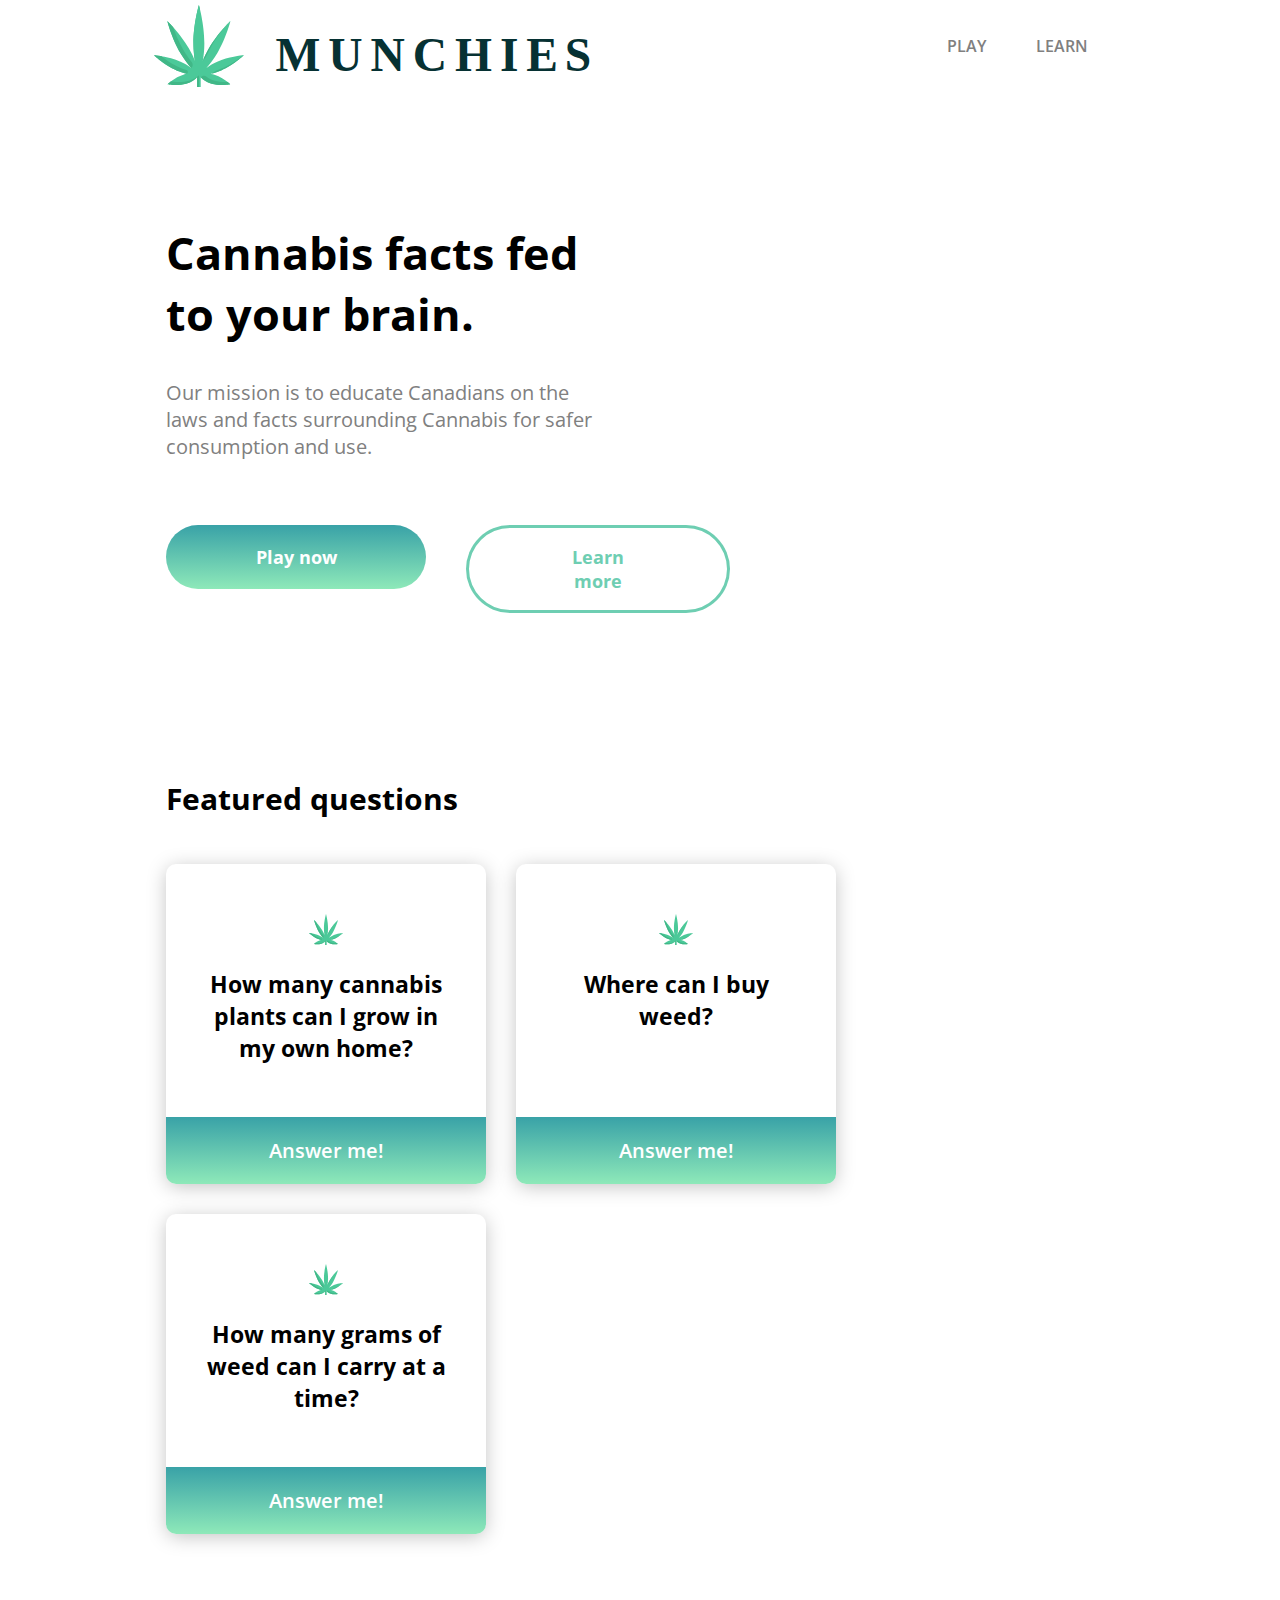
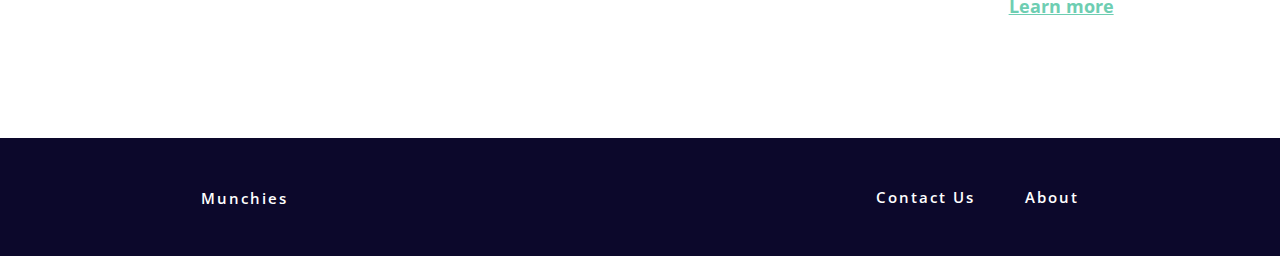
<file: index.html>
<!DOCTYPE html>
<html lang="en">
<head>
    <meta charset="UTF-8">
    <title>Munchies</title>
    <link rel="stylesheet" href="styles.css">
    <link href="https://fonts.googleapis.com/css?family=Open+Sans:300,300i,400,400i,600,600i,700,700i,800,800i" rel="stylesheet">
</head>
<body>

    <nav>
        <a href="index.html" class="logo"><img src="images/logo.svg"></a>
        <ul class="container">
            <li id="play"><a href="game.html">PLAY</a></li>
            <li id="learn"><a href="learn.html">LEARN</a></li>
        </ul>
    </nav>

    <div class="main">
        <div id="hero">
            <h1>Cannabis facts fed to your brain.</h1>
            <p>Our mission is to educate Canadians on the laws and facts surrounding Cannabis for safer consumption and use.</p>

            <div class="buttons">
                <a href="game.html"><div class="button primary">Play now</div></a>
                <a href="learn.html"><div class="button secondary">Learn more</div></a>
            </div>
        </div>

        <div class="feature">
            <h2>Featured questions</h2>
            <div class="questions">
                <div class="card">
                    <div class="three">
                        <img src="images/cannabis.svg" class="img">
                        <h3>How many cannabis plants can I grow in my own home?</h3>
                    </div>
                    <a href="q1.html">
                        <div class="answer">
                            Answer me!
                        </div>
                    </a>
                </div>

                <div class="card">
                    <div class="three">
                        <img src="images/cannabis.svg" class="img">
                        <h3>Where can I buy weed?</h3>
                    </div>
                    <a href="q2.html">
                        <div class="answer">
                            Answer me!
                        </div>
                    </a>
                </div>

                <div class="card">
                    <div class="three">
                        <img src="images/cannabis.svg" class="img">
                        <h3>How many grams of weed can I carry at a time?</h3>
                    </div>
                    <a href="q3.html">
                        <div class="answer">
                            Answer me!
                        </div>
                    </a>
                </div>
            </div>
            <div class="learn">
                <a href="learn.html">Learn more</a>
            </div>
        </div>
    </div>

    <div class="footer">
        <div class="bottom" id="pushdown">
            <a href="index.html">Munchies</a>
        </div>
        <div class="bottom">
            <ul class="container">
                <li id="contact"><a href="">Contact Us</a></li>
                <li id="about"><a href="">About</a></li>
            </ul>
        </div>
    </div>


</body>
</html>
</file>
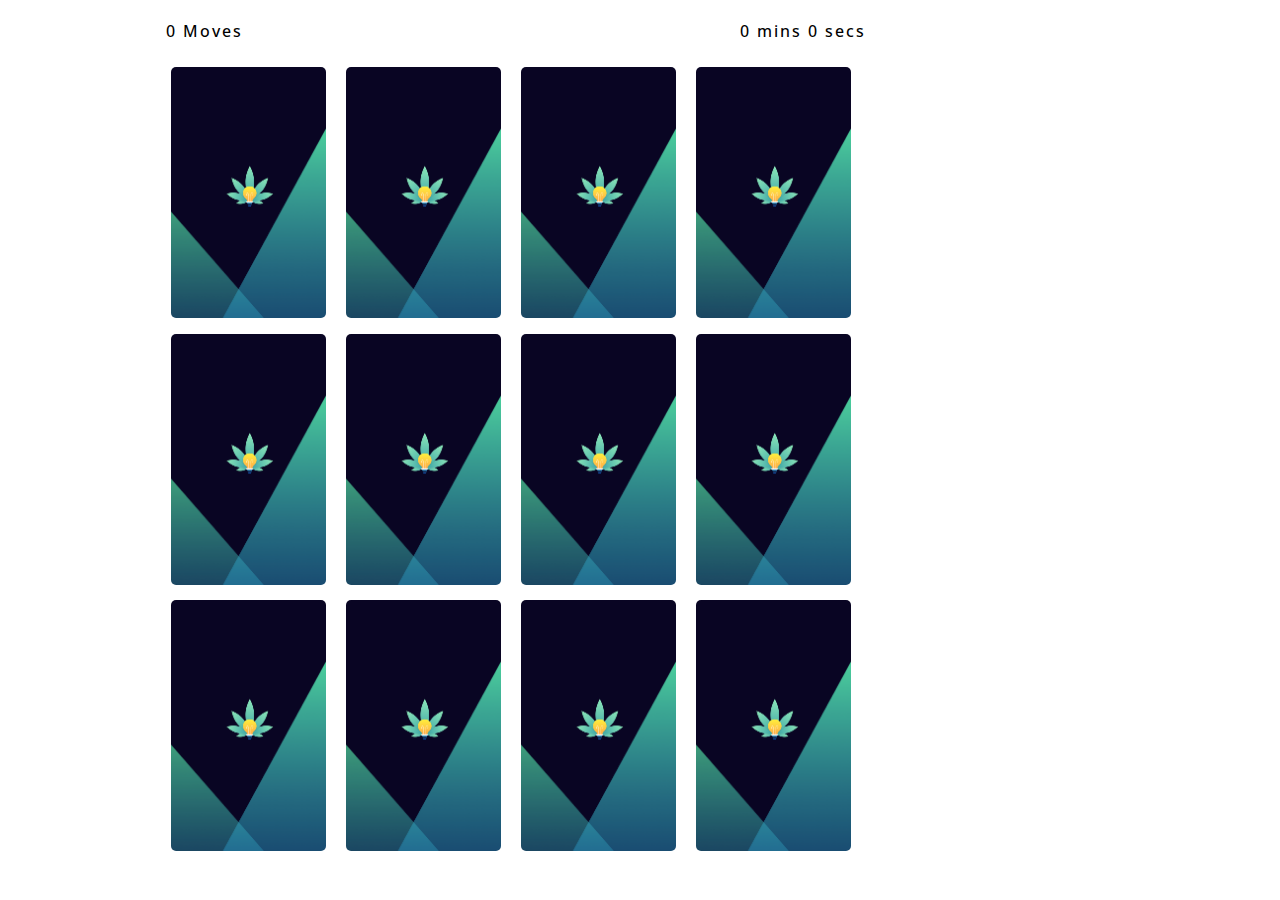
<file: game.html>
<!DOCTYPE html>
<html lang="en">
<head>
  <meta charset="UTF-8">
  <title>Munchies game</title>
  <link rel="stylesheet" href="css/games-styles.css" type=text/css>
  <link href="https://fonts.googleapis.com/css?family=Open+Sans:300,300i,400,400i,600,600i,700,700i,800,800i" rel="stylesheet">
</head>
<body>
	<section class="game">
		<section class="panel">
			<div><span class="moves">0</span> Moves</div>
			<div class="timer"></div>
		</section>
		<section class="card-game">
			<div class="card" data-framework="plant">
				<img class="front-card" src="img/card-back.png" alt="card-back">
				<img class="back-card" src="img/can-plant-q.png" alt="plant-q">
			</div>
			<div class="card" data-framework="plant">
				<img class="front-card" src="img/card-back.png" alt="card-back">
				<img class="back-card" src="img/can-plant-a.png" alt="plant-a">
			</div>
			<div class="card" data-framework="carry">
				<img class="front-card" src="img/card-back.png" alt="card-back">
				<img class="back-card" src="img/carry-q.png" alt="carry-q">
			</div>
			<div class="card" data-framework="carry">
				<img class="front-card" src="img/card-back.png" alt="card-back">
				<img class="back-card" src="img/carry-a.png" alt="carry-a">
			</div>
			<div class="card" data-framework="drive">
				<img class="front-card" src="img/card-back.png" alt="card-back">
				<img class="back-card" src="img/drive-q.png" alt="drive-q">
			</div>
			<div class="card" data-framework="drive">
				<img class="front-card" src="img/card-back.png" alt="card-back">
				<img class="back-card" src="img/drive-a.png" alt="drive-a">
			</div>
			<div class="card" data-framework="high">
				<img class="front-card" src="img/card-back.png" alt="card-back">
				<img class="back-card" src="img/high-q.png" alt="high-q">
			</div>
			<div class="card" data-framework="high">
				<img class="front-card" src="img/card-back.png" alt="card-back">
				<img class="back-card" src="img/high-a.png" alt="high-a">
			</div>
			<div class="card" data-framework="legal">
				<img class="front-card" src="img/card-back.png" alt="card-back">
				<img class="back-card" src="img/legal-age-q.png" alt="legal-age-q">
			</div>
			<div class="card" data-framework="legal">
				<img class="front-card" src="img/card-back.png" alt="card-back">
				<img class="back-card" src="img/legal-age-a.png" alt="legal-age-a">
			</div>
			<div class="card" data-framework="money">
				<img class="front-card" src="img/card-back.png" alt="card-back">
				<img class="back-card" src="img/money-q.png" alt="money-q">
			</div>
			<div class="card" data-framework="money">
				<img class="front-card" src="img/card-back.png" alt="card-back">
				<img class="back-card" src="img/money-a.png" alt="money-a">
			</div>
		</section>
	</section>
  	<script src="js/cardgame.js"></script>
</body>
</html>
</file>
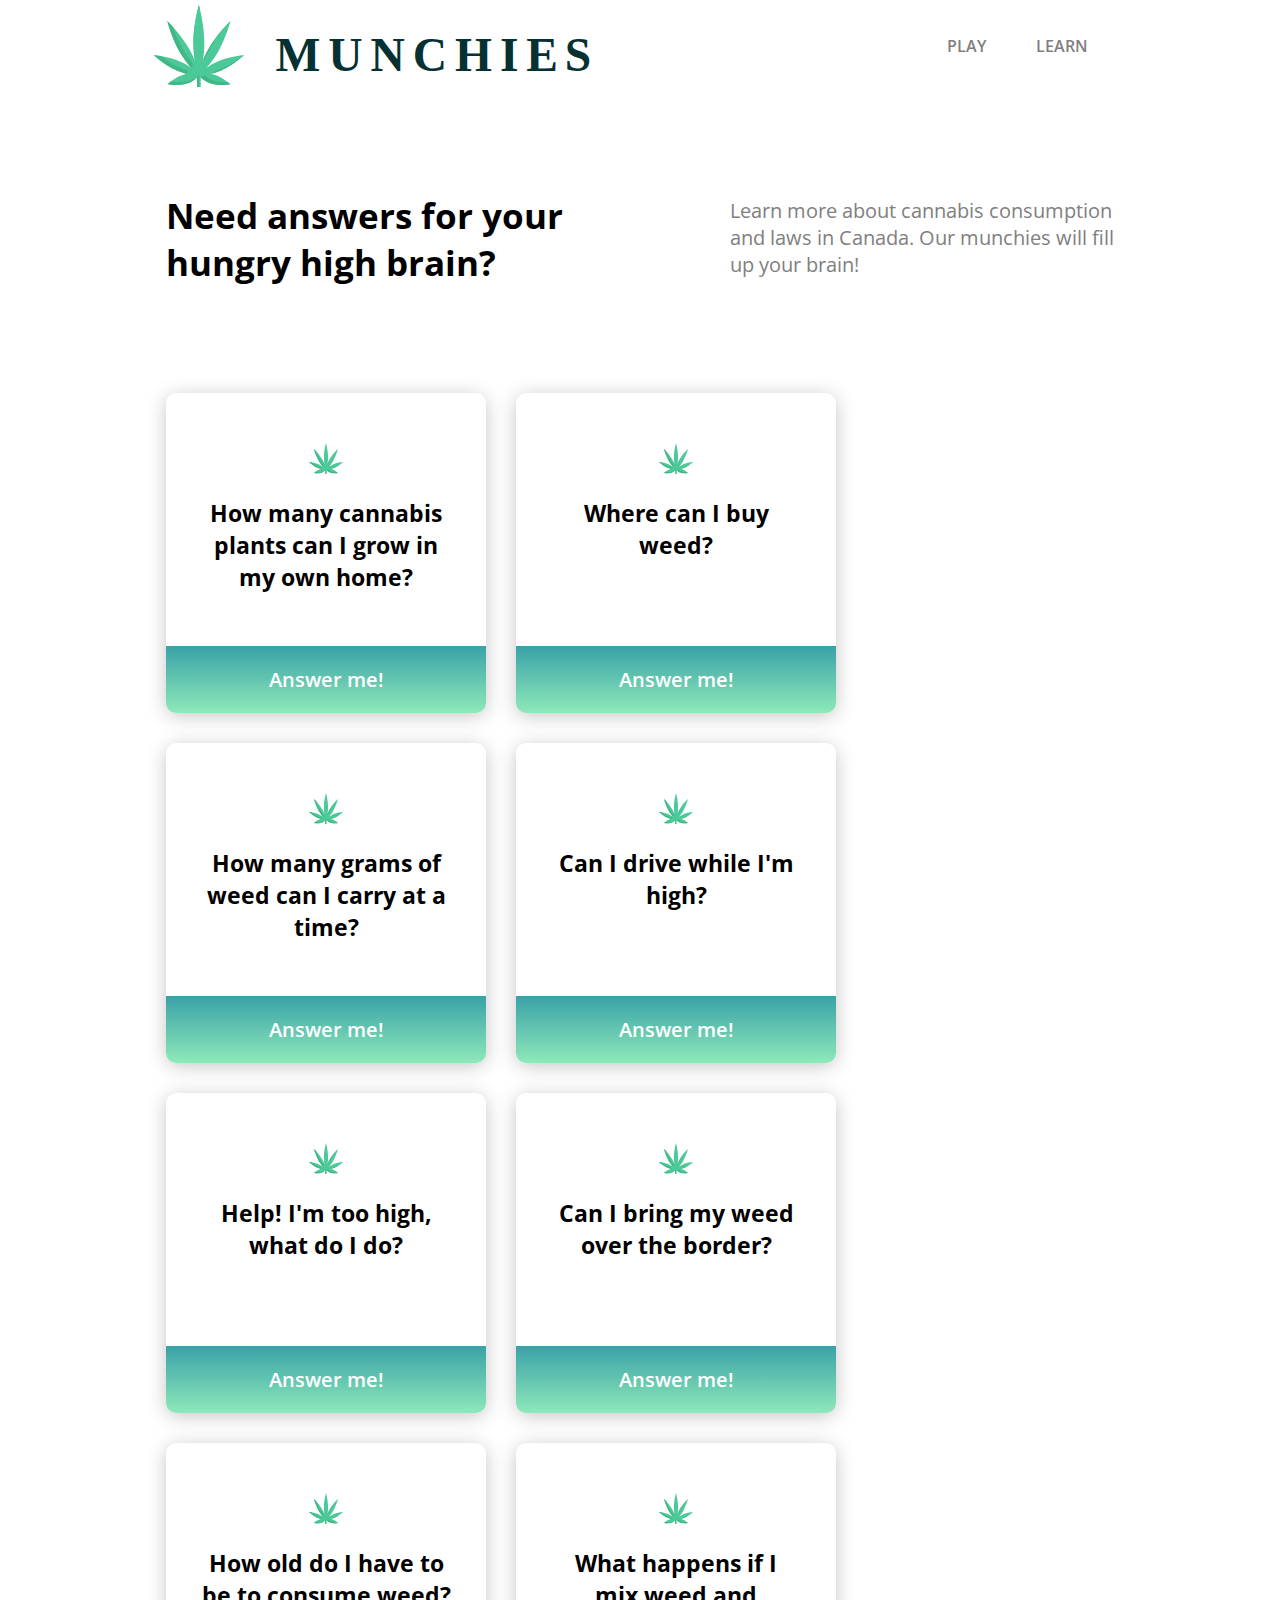
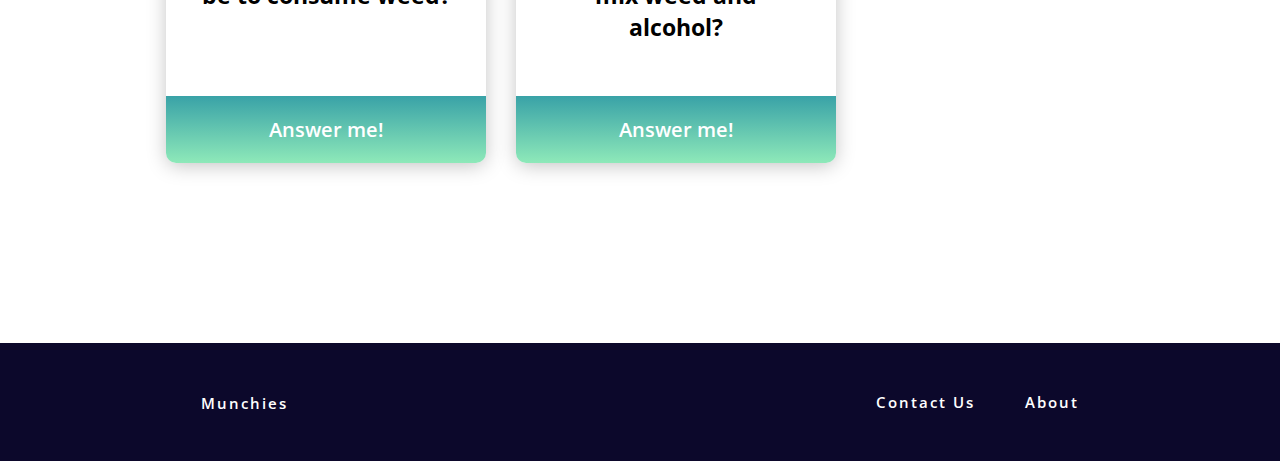
<file: learn.html>
<!DOCTYPE html>
<html lang="en">
<head>
    <meta charset="UTF-8">
    <title>Munchies - Learn More</title>
    <link rel="stylesheet" href="styles.css">
    <link href="https://fonts.googleapis.com/css?family=Open+Sans:300,300i,400,400i,600,600i,700,700i,800,800i" rel="stylesheet">
</head>
<body>
    <nav>
        <a href="index.html" class="logo"><img src="images/logo.svg"></a>
        <ul class="container">
            <li id="play"><a href="">PLAY</a></li>
            <li id="learn"><a href="">LEARN</a></li>
        </ul>
    </nav>


    <div class="main">

        <div class="banner">
            <div class="heading">
                <h1>Need answers for your hungry high brain?</h1>
            </div>
            <div class="desc">
                <p>Learn more about cannabis consumption and laws in Canada. Our munchies will fill up your brain!</p>
            </div>
        </div>




        <div class="feature">
            <div class="questions">

                <div class="card">
                    <div class="three">
                        <img src="images/cannabis.svg" class="img">
                        <h3>How many cannabis plants can I grow in my own home?</h3>
                    </div>
                    <a href="q1.html">
                        <div class="answer">
                            Answer me!
                        </div>
                    </a>
                </div>

                <div class="card">
                    <div class="three">
                        <img src="images/cannabis.svg" class="img">
                        <h3>Where can I buy weed?</h3>
                    </div>
                    <a href="q2.html">
                        <div class="answer">
                            Answer me!
                        </div>
                    </a>
                </div>

                <div class="card">
                    <div class="three">
                        <img src="images/cannabis.svg" class="img">
                        <h3>How many grams of weed can I carry at a time?</h3>
                    </div>
                    <a href="q3.html">
                        <div class="answer">
                            Answer me!
                        </div>
                    </a>
                </div>

                <div class="card">
                    <div class="three">
                        <img src="images/cannabis.svg" class="img">
                        <h3>Can I drive while I'm high?</h3>
                    </div>
                    <a href="q4.html">
                        <div class="answer">
                            Answer me!
                        </div>
                    </a>
                </div>

                <div class="card">
                    <div class="three">
                        <img src="images/cannabis.svg" class="img">
                        <h3>Help! I'm too high, what do I do?</h3>
                    </div>
                    <a href="q5.html">
                        <div class="answer">
                            Answer me!
                        </div>
                    </a>
                </div>

                <div class="card">
                    <div class="three">
                        <img src="images/cannabis.svg" class="img">
                        <h3>Can I bring my weed over the border?</h3>
                    </div>
                    <a href="q6.html">
                        <div class="answer">
                            Answer me!
                        </div>
                    </a>
                </div>

                <div class="card">
                    <div class="three">
                        <img src="images/cannabis.svg" class="img">
                        <h3>How old do I have to be to consume weed?</h3>
                    </div>
                    <a href="q7.html">
                        <div class="answer">
                            Answer me!
                        </div>
                    </a>
                </div>

                <div class="card">
                    <div class="three">
                        <img src="images/cannabis.svg" class="img">
                        <h3>What happens if I mix weed and alcohol?</h3>
                    </div>
                    <a href="q8.html">
                        <div class="answer">
                            Answer me!
                        </div>
                    </a>
                </div>

            </div>

        </div>

    </div>

    <div class="footer">
        <div class="bottom" id="pushdown">
            <a href="index.html">Munchies</a>
        </div>
        <div class="bottom">
            <ul class="container">
                <li id="contact"><a href="">Contact Us</a></li>
                <li id="about"><a href="">About</a></li>
            </ul>
        </div>
    </div>



</body>
</html>
</file>
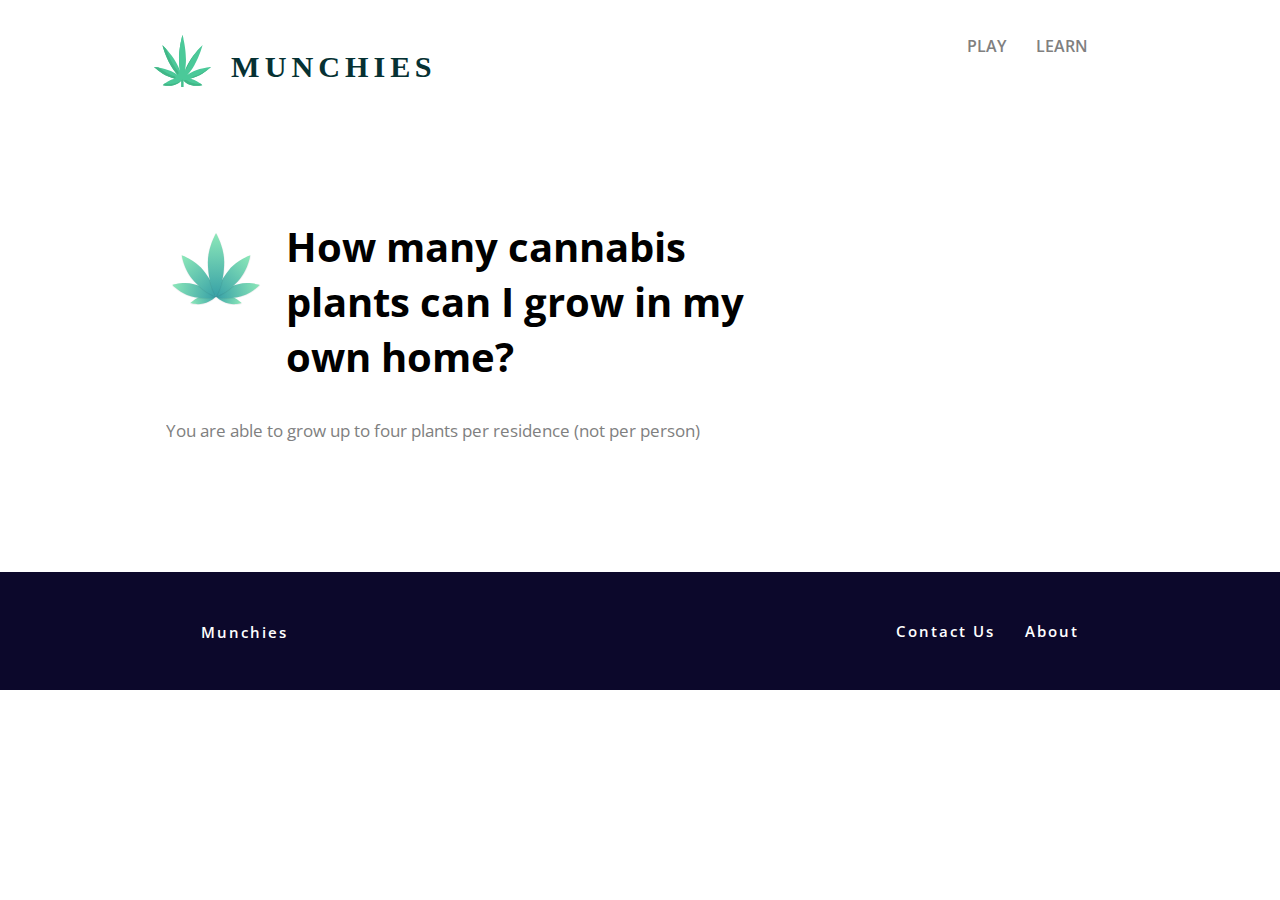
<file: q1.html>
<!DOCTYPE html>
<html lang="en">
<head>
    <meta charset="UTF-8">
    <title>Munchies</title>
    <link rel="stylesheet" href="about.css">
    <link href="https://fonts.googleapis.com/css?family=Open+Sans:300,300i,400,400i,600,600i,700,700i,800,800i" rel="stylesheet">
</head>
<body>

    <nav>
        <a href="index.html" class="logo"><img src="images/logo.svg"></a>
        <ul class="container">
            <li id="play"><a href="game.html">PLAY</a></li>
            <li id="learn"><a href="learn.html">LEARN</a></li>
        </ul>
    </nav>

    <div class="main">

        <div id="hero">



            <div class="title">
                <div class="avatar">
                    <img src="images/weed.svg">
                </div>
                <h1>How many cannabis plants can I grow in my own home?</h1>

                <p>
                    You are able to grow up to four plants per residence (not per person)
                </p>

            </div>

        </div>


    </div>

    <div class="footer">
        <div class="bottom" id="pushdown">
            <a href="">Munchies</a>
        </div>
        <div class="bottom">
            <ul class="container">
                <li id="contact"><a href="">Contact Us</a></li>
                <li id="about"><a href="">About</a></li>
            </ul>
        </div>
    </div>

</body>
</html>
</file>
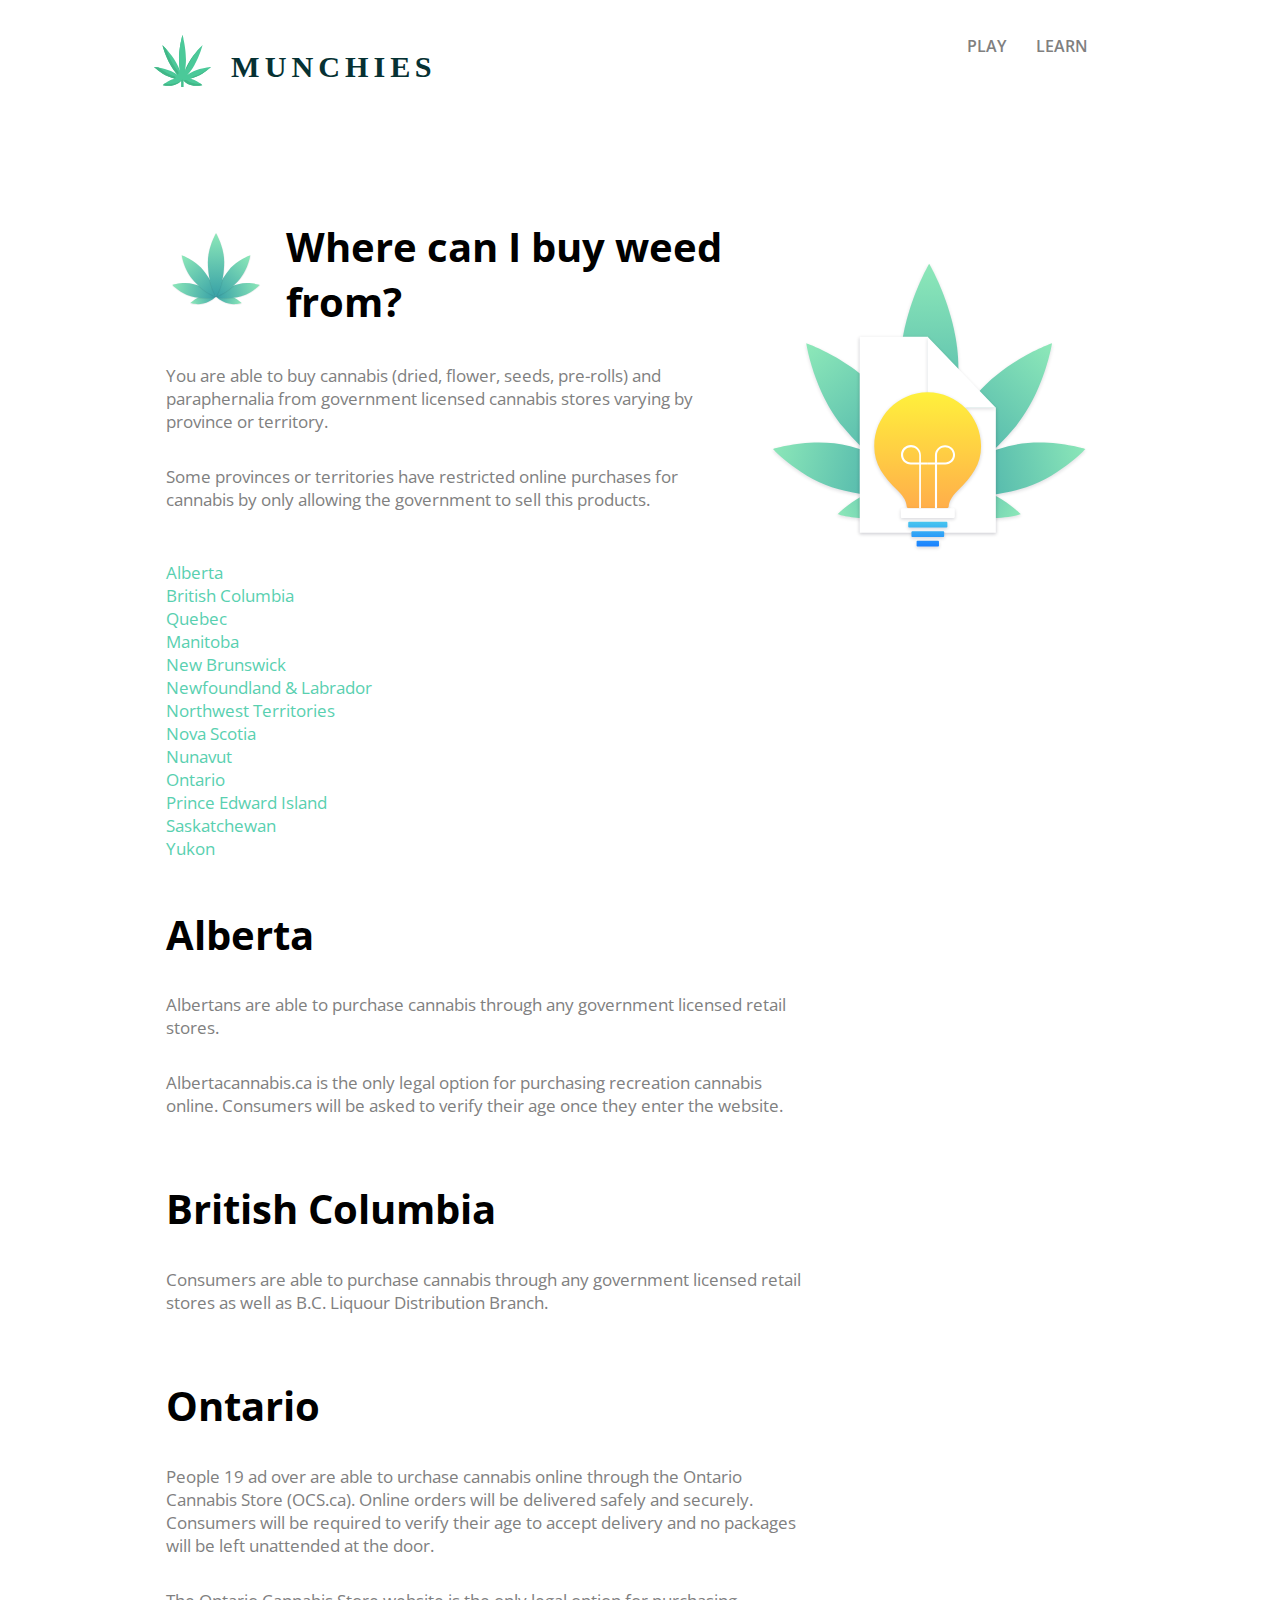
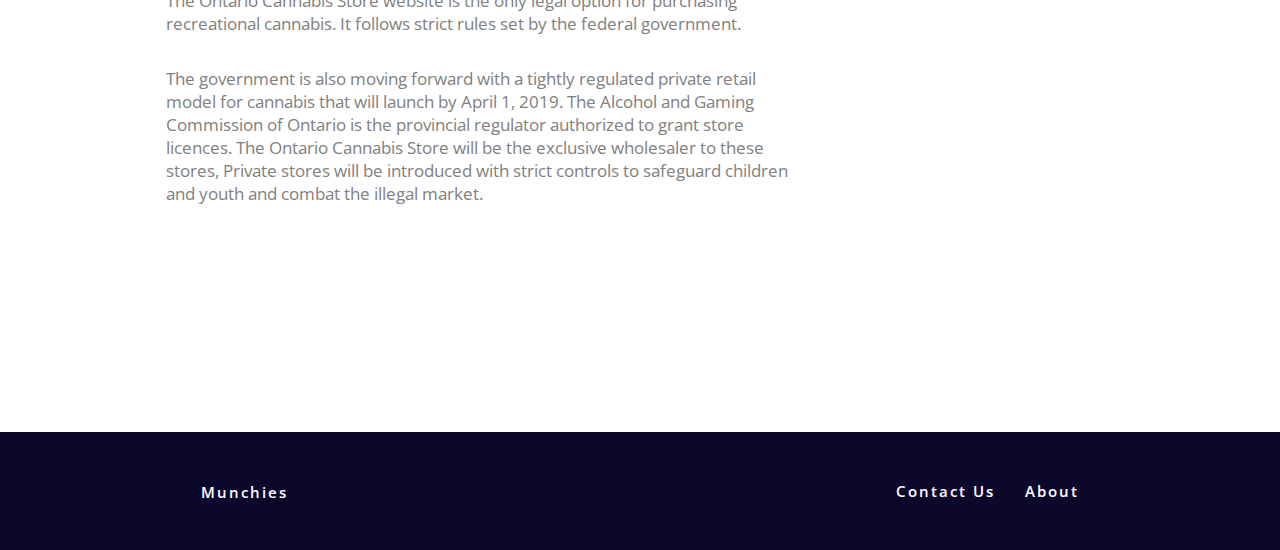
<file: q2.html>
<!DOCTYPE html>
<html lang="en">
<head>
    <meta charset="UTF-8">
    <title>Munchies</title>
    <link rel="stylesheet" href="about.css">
    <link href="https://fonts.googleapis.com/css?family=Open+Sans:300,300i,400,400i,600,600i,700,700i,800,800i" rel="stylesheet">
</head>
<body>

    <nav>
        <a href="index.html" class="logo"><img src="images/logo.svg"></a>
        <ul class="container">
            <li id="play"><a href="game.html">PLAY</a></li>
            <li id="learn"><a href="learn.html">LEARN</a></li>
        </ul>
    </nav>

    <div class="main">

        <div id="hero">

            <div id="side">
                <img src="images/lightbulb.svg" height="350px" width="350px">
            </div>

            <div class="title">
                <div class="avatar">
                    <img src="images/weed.svg">
                </div>
                <h1>Where can I buy weed from?</h1>

                <p>
                    You are able to buy cannabis (dried, flower, seeds, pre-rolls)
                    and paraphernalia from government licensed cannabis stores varying by
                    province or territory.
                </p>
                <p>
                    Some provinces or territories have restricted online purchases for
                    cannabis by only allowing the government to sell this products.
                </p>

            </div>

        </div>



            <div class="prov">
                <p>
                    Alberta <br>
                    British Columbia <br>
                    Quebec <br>
                    Manitoba <br>
                    New Brunswick <br>
                    Newfoundland & Labrador <br>
                    Northwest Territories <br>
                    Nova Scotia <br>
                    Nunavut <br>
                    Ontario <br>
                    Prince Edward Island <br>
                    Saskatchewan <br>
                    Yukon <br>
                </p>
            </div>
            <div class="separate">
                <div class="title">
                    <h1>Alberta</h1>
                </div>
                <p>
                    Albertans are able to purchase cannabis through any government
                    licensed retail stores.
                </p>
                <p>
                    Albertacannabis.ca is the only legal option for purchasing recreation
                    cannabis online. Consumers will be asked to verify their age once they
                    enter the website.
                </p>
            </div>

            <div class="separate">
                <div class="title" >
                    <h1>British Columbia</h1>
                </div>
                <p>
                    Consumers are able to purchase cannabis through any government licensed
                    retail stores as well as B.C. Liquour Distribution Branch.
                </p>
            </div>

            <div class="separate" id="pushup">
                <div class="title">
                    <h1>Ontario</h1>
                </div>
                <p>
                    People 19 ad over are able to urchase cannabis online through the
                    Ontario Cannabis Store (OCS.ca). Online orders will be delivered safely
                    and securely. Consumers will be required to verify their age to accept
                    delivery and no packages will be left unattended at the door.
                </p>
                <p>
                    The Ontario Cannabis Store website is the only legal option for
                    purchasing recreational cannabis. It follows strict rules set by the
                    federal government.
                </p>
                <p>
                    The government is also moving forward with a tightly regulated private
                    retail model for cannabis that will launch by April 1, 2019. The Alcohol
                    and Gaming Commission of Ontario is the provincial regulator authorized
                    to grant store licences. The Ontario Cannabis Store will be the exclusive
                    wholesaler to these stores, Private stores will be introduced with strict
                    controls to safeguard children and youth and combat the illegal market.
                </p>
           </div>

        </div>


    </div>

    <div class="footer">
        <div class="bottom" id="pushdown">
            <a href="">Munchies</a>
        </div>
        <div class="bottom">
            <ul class="container">
                <li id="contact"><a href="">Contact Us</a></li>
                <li id="about"><a href="">About</a></li>
            </ul>
        </div>
    </div>

</body>
</html>
</file>
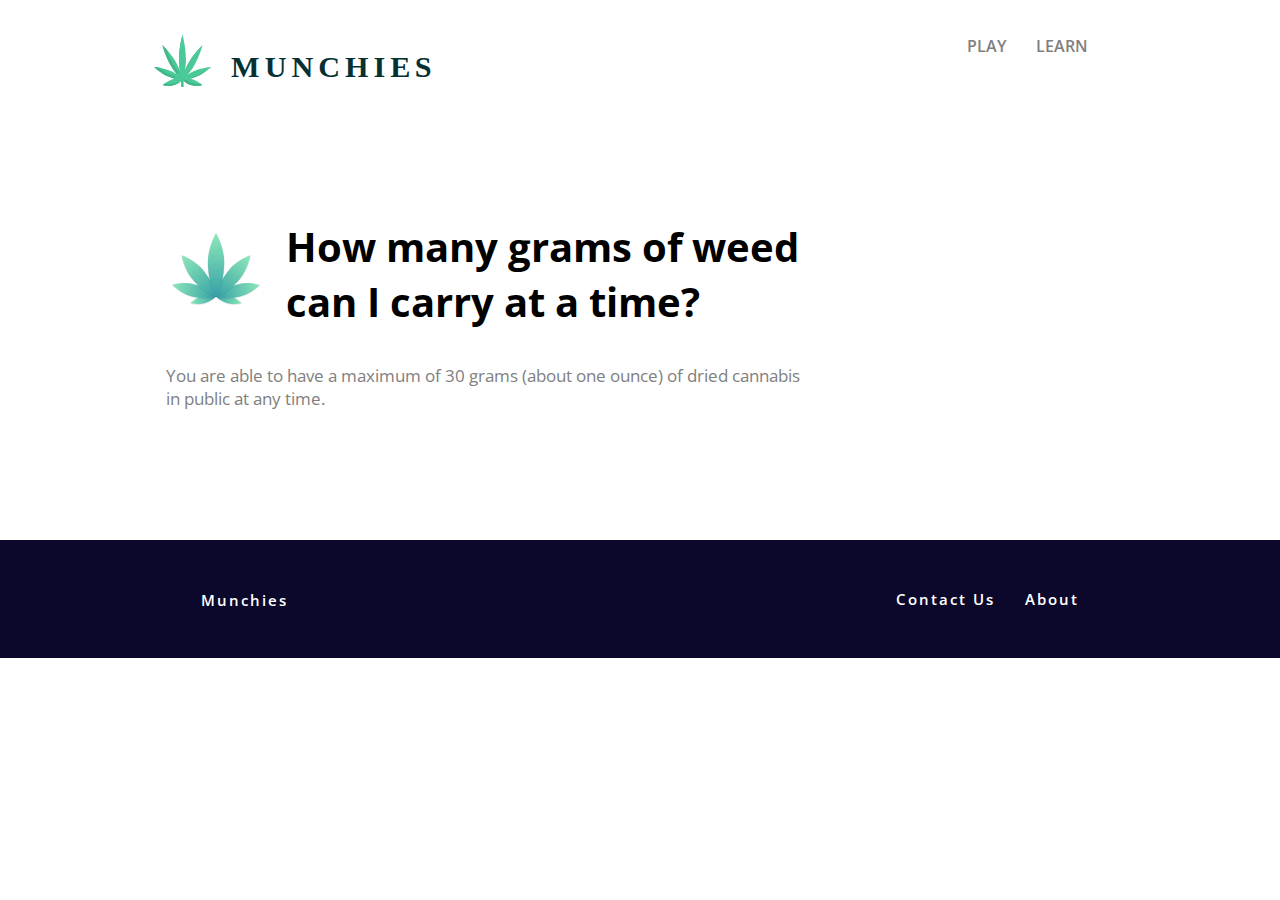
<file: q3.html>
<!DOCTYPE html>
<html lang="en">
<head>
    <meta charset="UTF-8">
    <title>Munchies</title>
    <link rel="stylesheet" href="about.css">
    <link href="https://fonts.googleapis.com/css?family=Open+Sans:300,300i,400,400i,600,600i,700,700i,800,800i" rel="stylesheet">
</head>
<body>

    <nav>
        <a href="index.html" class="logo"><img src="images/logo.svg"></a>
        <ul class="container">
            <li id="play"><a href="game.html">PLAY</a></li>
            <li id="learn"><a href="learn.html">LEARN</a></li>
        </ul>
    </nav>

    <div class="main">

        <div id="hero">



            <div class="title">
                <div class="avatar">
                    <img src="images/weed.svg">
                </div>
                <h1>How many grams of weed can I carry at a time?</h1>

                <p>
                    You are able to have a maximum of 30 grams (about one ounce) of dried cannabis in public at any time.
                </p>

            </div>

        </div>


    </div>

    <div class="footer">
        <div class="bottom" id="pushdown">
            <a href="">Munchies</a>
        </div>
        <div class="bottom">
            <ul class="container">
                <li id="contact"><a href="">Contact Us</a></li>
                <li id="about"><a href="">About</a></li>
            </ul>
        </div>
    </div>

</body>
</html>
</file>
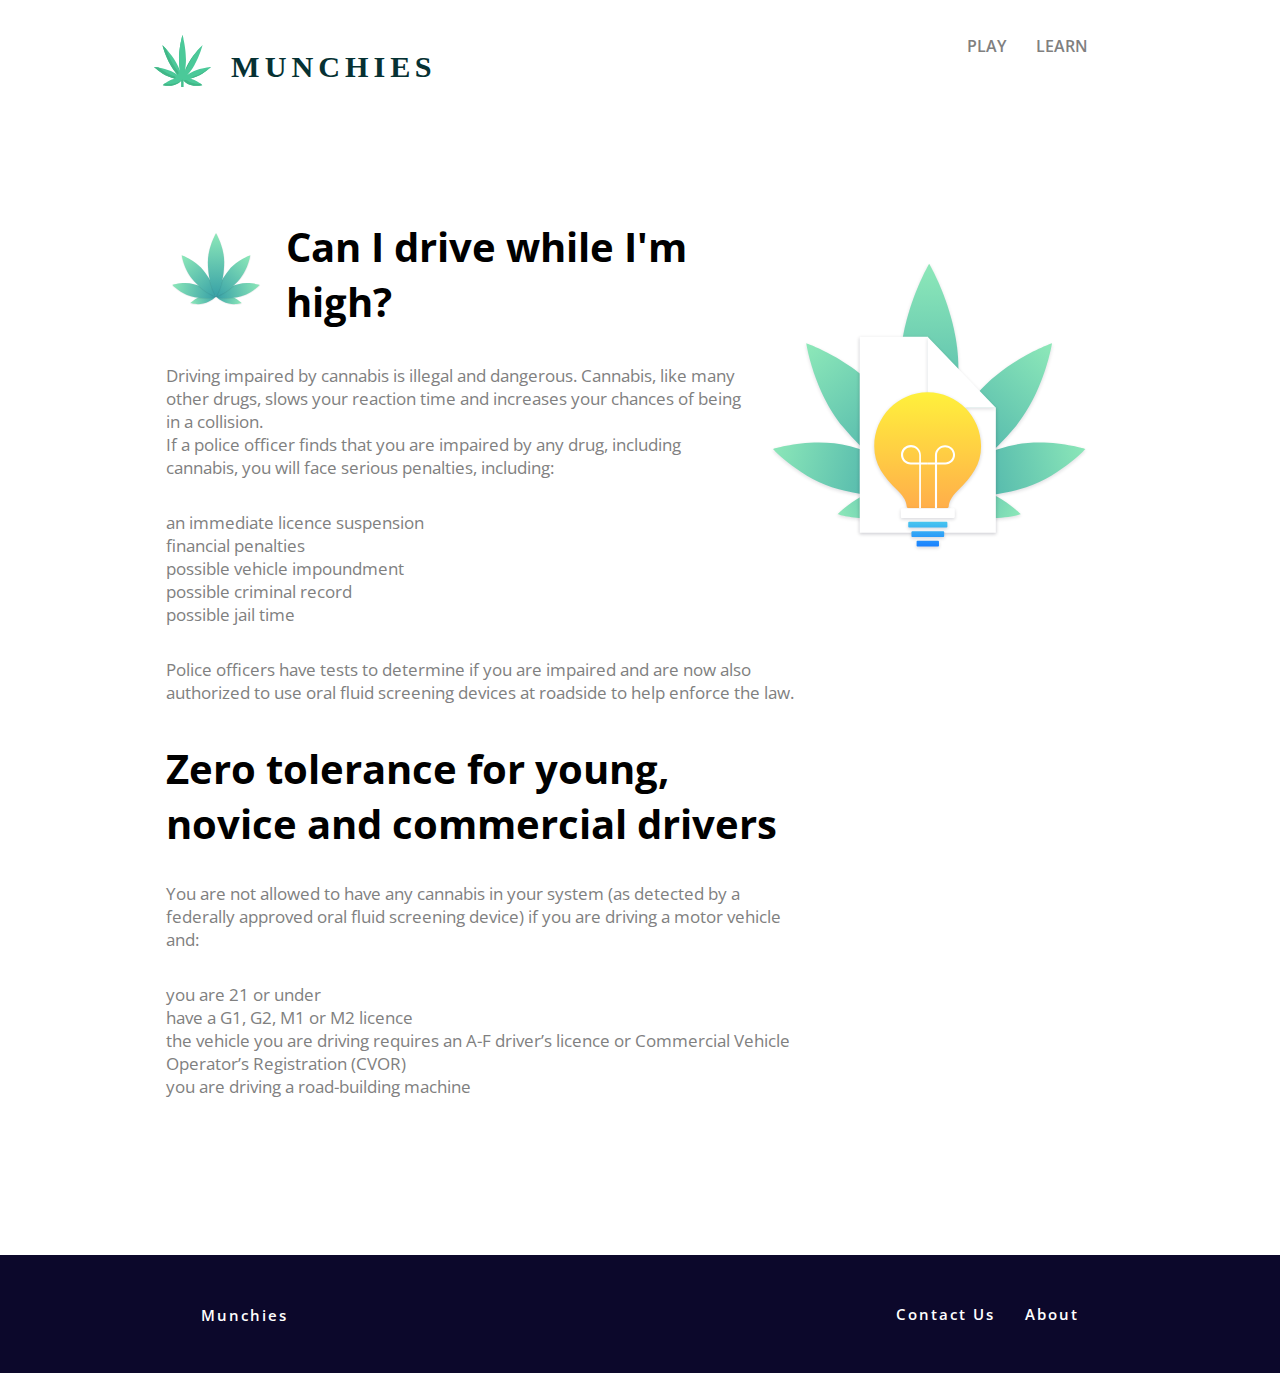
<file: q4.html>
<!DOCTYPE html>
<html lang="en">
<head>
    <meta charset="UTF-8">
    <title>Munchies</title>
    <link rel="stylesheet" href="about.css">
    <link href="https://fonts.googleapis.com/css?family=Open+Sans:300,300i,400,400i,600,600i,700,700i,800,800i" rel="stylesheet">
</head>
<body>

    <nav>
        <a href="index.html" class="logo"><img src="images/logo.svg"></a>
        <ul class="container">
            <li id="play"><a href="game.html">PLAY</a></li>
            <li id="learn"><a href="learn.html">LEARN</a></li>
        </ul>
    </nav>

    <div class="main">

        <div id="hero">

            <div id="side">
                <img src="images/lightbulb.svg" height="350px" width="350px">
            </div>

            <div class="title">
                <div class="avatar">
                    <img src="images/weed.svg">
                </div>
                <h1>Can I drive while I'm high?</h1>

                <p>
                    Driving impaired by cannabis is illegal and dangerous.
                    Cannabis, like many other drugs, slows your reaction time and increases your chances of being in a collision.
                    <br>
                    If a police officer finds that you are impaired by any drug, including cannabis,
                    you will face serious penalties, including:
                </p>
                <p>
                    an immediate licence suspension <br>
                    financial penalties<br>
                    possible vehicle impoundment<br>
                    possible criminal record<br>
                    possible jail time<br>

                </p>
                <p>
                    Police officers have tests to determine if you are impaired
                    and are now also authorized to use oral fluid screening devices
                    at roadside to help enforce the law.
                </p>

            </div>

        </div>


            <div class="separate">
                <div class="title">
                    <h1>Zero tolerance for young, novice and commercial drivers</h1>
                </div>
                <p>
                    You are not allowed to have any cannabis in your system
                    (as detected by a federally approved oral fluid screening device) if you are driving a motor vehicle and:
                </p>
                <p>
                    you are 21 or under <br>
                    have a G1, G2, M1 or M2 licence <br>
                    the vehicle you are driving requires an A-F driver’s licence or Commercial Vehicle Operator’s Registration (CVOR) <br>
                    you are driving a road-building machine <br>
                </p>
            </div>


        </div>


    </div>

    <div class="footer">
        <div class="bottom" id="pushdown">
            <a href="">Munchies</a>
        </div>
        <div class="bottom">
            <ul class="container">
                <li id="contact"><a href="">Contact Us</a></li>
                <li id="about"><a href="">About</a></li>
            </ul>
        </div>
    </div>

</body>
</html>
</file>
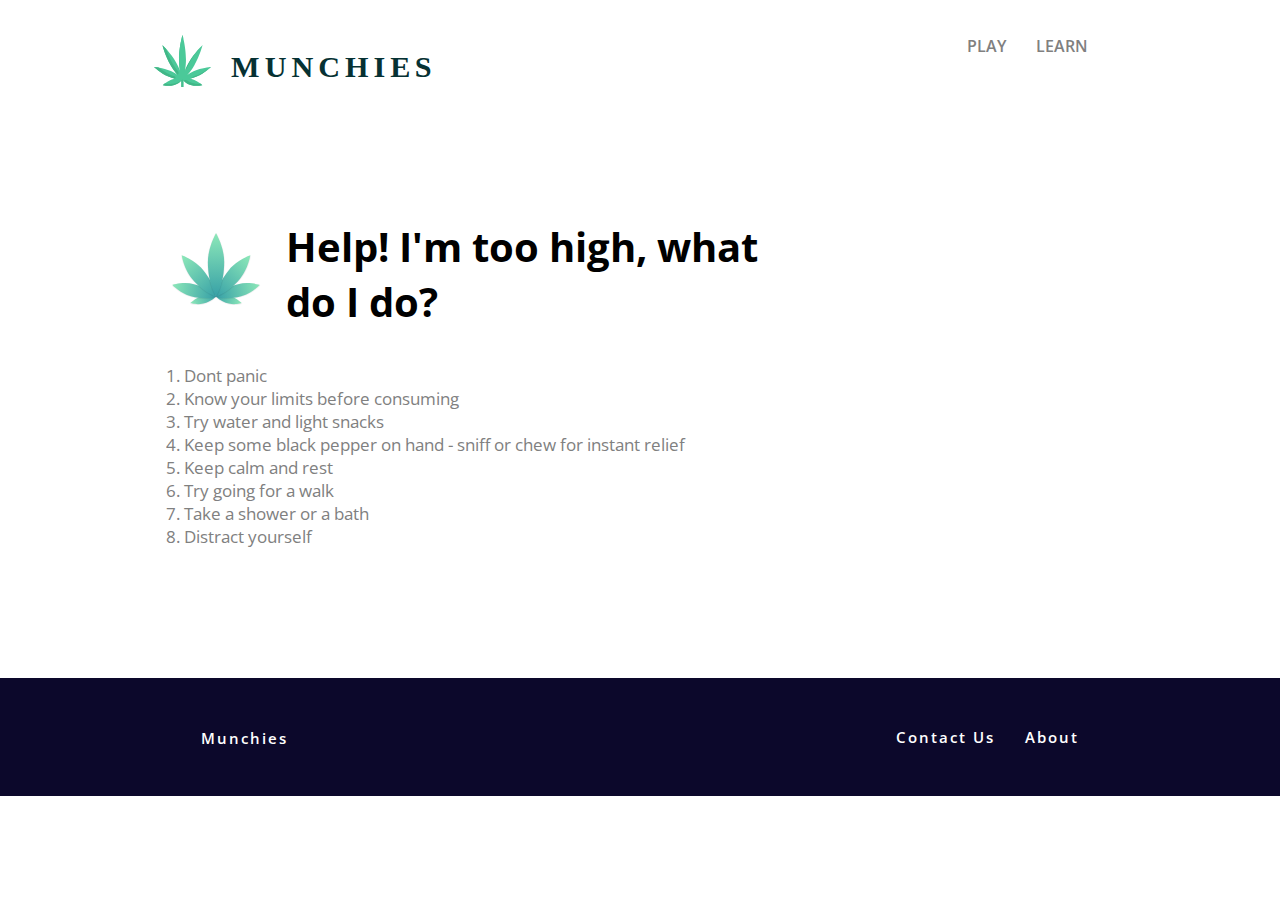
<file: q5.html>
<!DOCTYPE html>
<html lang="en">
<head>
    <meta charset="UTF-8">
    <title>Munchies</title>
    <link rel="stylesheet" href="about.css">
    <link href="https://fonts.googleapis.com/css?family=Open+Sans:300,300i,400,400i,600,600i,700,700i,800,800i" rel="stylesheet">
</head>
<body>

    <nav>
        <a href="index.html" class="logo"><img src="images/logo.svg"></a>
        <ul class="container">
            <li id="play"><a href="game.html">PLAY</a></li>
            <li id="learn"><a href="learn.html">LEARN</a></li>
        </ul>
    </nav>

    <div class="main">

        <div id="hero">



            <div class="title">
                <div class="avatar">
                    <img src="images/weed.svg">
                </div>
                <h1>Help! I'm too high, what do I do?</h1>

                <p>
                    1. Dont panic <br>
                    2. Know your limits before consuming <br>
                    3. Try water and light snacks <br>
                    4. Keep some black pepper on hand - sniff or chew for instant relief <br>
                    5. Keep calm and rest <br>
                    6. Try going for a walk <br>
                    7. Take a shower or a bath <br>
                    8. Distract yourself <br>
                </p>

            </div>

        </div>


    </div>

    <div class="footer">
        <div class="bottom" id="pushdown">
            <a href="">Munchies</a>
        </div>
        <div class="bottom">
            <ul class="container">
                <li id="contact"><a href="">Contact Us</a></li>
                <li id="about"><a href="">About</a></li>
            </ul>
        </div>
    </div>

</body>
</html>
</file>
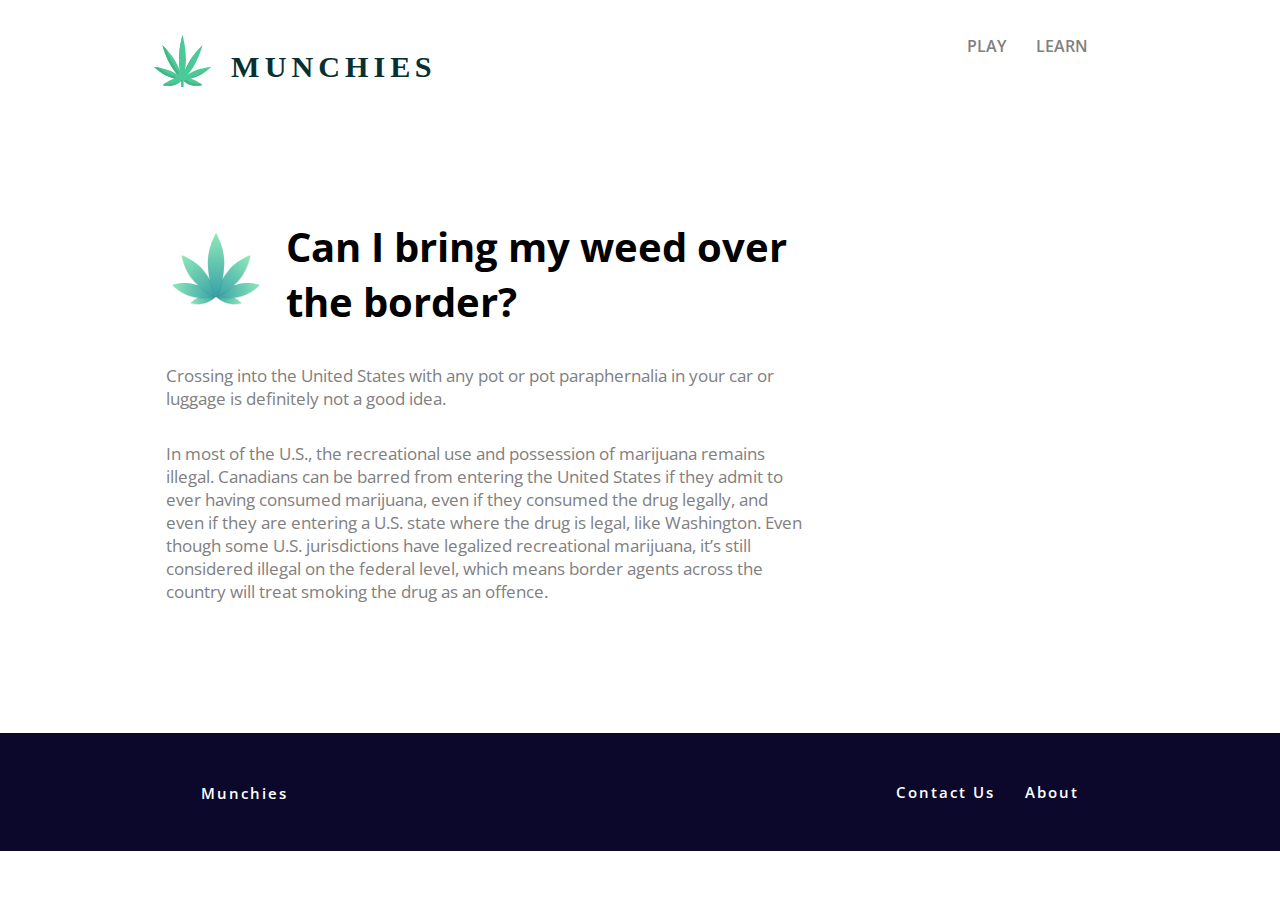
<file: q6.html>
<!DOCTYPE html>
<html lang="en">
<head>
    <meta charset="UTF-8">
    <title>Munchies</title>
    <link rel="stylesheet" href="about.css">
    <link href="https://fonts.googleapis.com/css?family=Open+Sans:300,300i,400,400i,600,600i,700,700i,800,800i" rel="stylesheet">
</head>
<body>

    <nav>
        <a href="index.html" class="logo"><img src="images/logo.svg"></a>
        <ul class="container">
            <li id="play"><a href="game.html">PLAY</a></li>
            <li id="learn"><a href="learn.html">LEARN</a></li>
        </ul>
    </nav>

    <div class="main">

        <div id="hero">



            <div class="title">
                <div class="avatar">
                    <img src="images/weed.svg">
                </div>
                <h1>Can I bring my weed over the border?</h1>

                <p>
                    Crossing into the United States with any pot or pot paraphernalia in
                    your car or luggage is definitely not a good idea.
                </p>
                <p>
                    In most of the U.S., the recreational use and possession of marijuana remains illegal.
                    Canadians can be barred from entering the United States if they admit to ever having
                    consumed marijuana, even if they consumed the drug legally, and even if they are entering a U.S.
                    state where the drug is legal, like Washington. Even though some U.S. jurisdictions have legalized
                    recreational marijuana, it’s still considered illegal on the federal level, which means border
                    agents across the country will treat smoking the drug as an offence.

                </p>

            </div>

        </div>


    </div>

    <div class="footer">
        <div class="bottom" id="pushdown">
            <a href="">Munchies</a>
        </div>
        <div class="bottom">
            <ul class="container">
                <li id="contact"><a href="">Contact Us</a></li>
                <li id="about"><a href="">About</a></li>
            </ul>
        </div>
    </div>

</body>
</html>
</file>
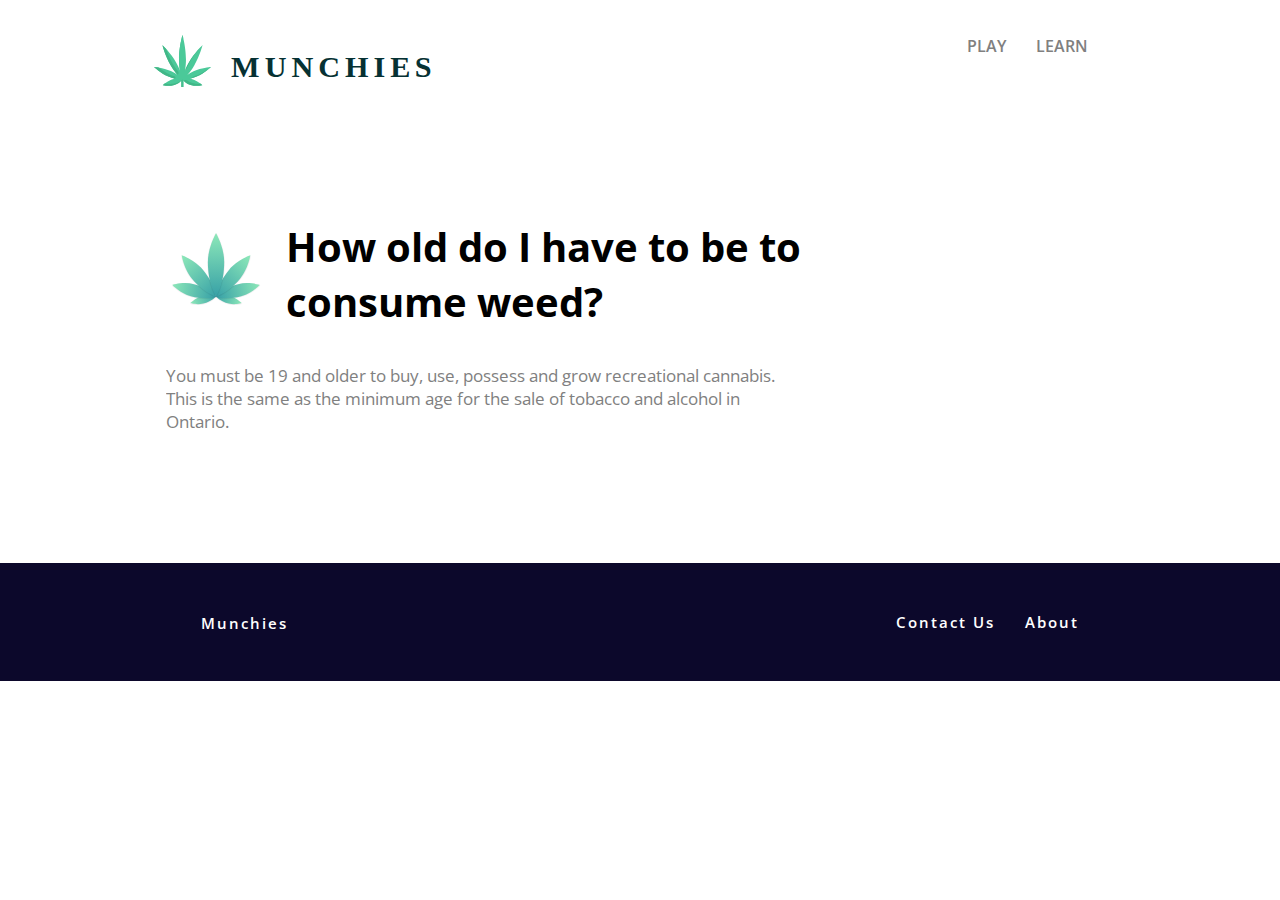
<file: q7.html>
<!DOCTYPE html>
<html lang="en">
<head>
    <meta charset="UTF-8">
    <title>Munchies</title>
    <link rel="stylesheet" href="about.css">
    <link href="https://fonts.googleapis.com/css?family=Open+Sans:300,300i,400,400i,600,600i,700,700i,800,800i" rel="stylesheet">
</head>
<body>

    <nav>
        <a href="index.html" class="logo"><img src="images/logo.svg"></a>
        <ul class="container">
            <li id="play"><a href="game.html">PLAY</a></li>
            <li id="learn"><a href="learn.html">LEARN</a></li>
        </ul>
    </nav>

    <div class="main">

        <div id="hero">



            <div class="title">
                <div class="avatar">
                    <img src="images/weed.svg">
                </div>
                <h1>How old do I have to be to consume weed?</h1>

                <p>
                    You must be 19 and older to buy, use, possess and grow recreational cannabis.
                    This is the same as the minimum age for the sale of tobacco and alcohol in Ontario.

                </p>

            </div>

        </div>


    </div>

    <div class="footer">
        <div class="bottom" id="pushdown">
            <a href="">Munchies</a>
        </div>
        <div class="bottom">
            <ul class="container">
                <li id="contact"><a href="">Contact Us</a></li>
                <li id="about"><a href="">About</a></li>
            </ul>
        </div>
    </div>

</body>
</html>
</file>
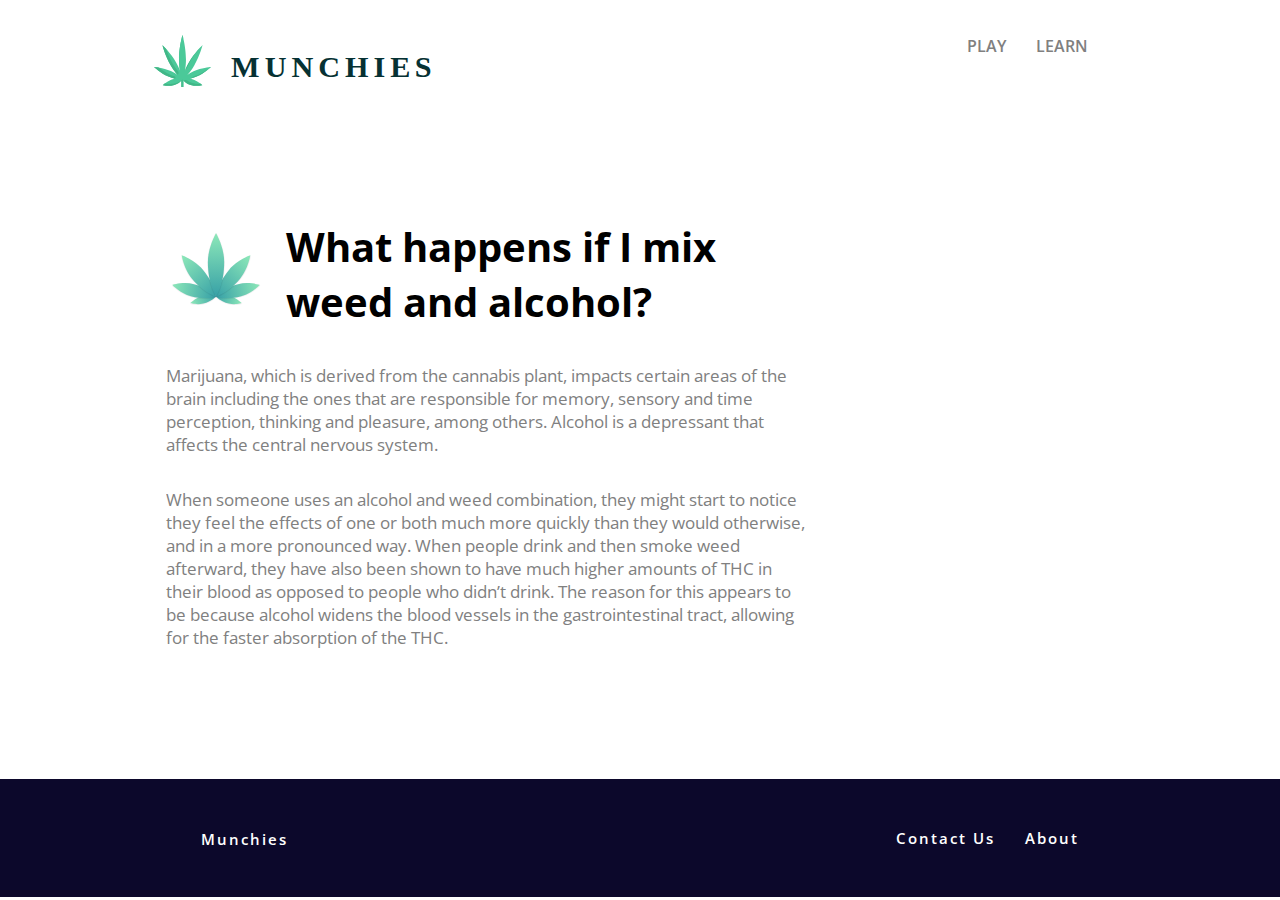
<file: q8.html>
<!DOCTYPE html>
<html lang="en">
<head>
    <meta charset="UTF-8">
    <title>Munchies</title>
    <link rel="stylesheet" href="about.css">
    <link href="https://fonts.googleapis.com/css?family=Open+Sans:300,300i,400,400i,600,600i,700,700i,800,800i" rel="stylesheet">
</head>
<body>

    <nav>
        <a href="index.html" class="logo"><img src="images/logo.svg"></a>
        <ul class="container">
            <li id="play"><a href="game.html">PLAY</a></li>
            <li id="learn"><a href="learn.html">LEARN</a></li>
        </ul>
    </nav>

    <div class="main">

        <div id="hero">



            <div class="title">
                <div class="avatar">
                    <img src="images/weed.svg">
                </div>
                <h1>What happens if I mix weed and alcohol?</h1>

                <p>
                    Marijuana, which is derived from the cannabis plant, impacts certain areas of the
                    brain including the ones that are responsible for memory, sensory and time perception,
                    thinking and pleasure, among others. Alcohol is a depressant that affects the
                    central nervous system.
                </p>

                <p>
                    When someone uses an alcohol and weed combination, they might start to notice they
                    feel the effects of one or both much more quickly than they would otherwise, and in
                    a more pronounced way. When people drink and then smoke weed afterward,
                    they have also been shown to have much higher amounts of THC in their blood as opposed
                    to people who didn’t drink. The reason for this appears to be because alcohol widens
                    the blood vessels in the gastrointestinal tract, allowing for the faster absorption of the THC.
                </p>

            </div>

        </div>


    </div>

    <div class="footer">
        <div class="bottom" id="pushdown">
            <a href="">Munchies</a>
        </div>
        <div class="bottom">
            <ul class="container">
                <li id="contact"><a href="">Contact Us</a></li>
                <li id="about"><a href="">About</a></li>
            </ul>
        </div>
    </div>

</body>
</html>
</file>
<file: styles.css>
* {
    box-sizing: border-box;
}

body {
    margin: 0;
}

nav {
    display: flex;

    padding-top: 5px;
    padding-bottom: 5px;
    margin-left: 12vw;
    margin-right: 15vw;
}

.logo {
    display: inline-flex;
    flex-grow: 3;
    flex-basis: 50em auto;
}

li {
    list-style-type: none;
    padding-left: 50px;
    font-family: 'Open Sans', sans-serif;
    font-size: 16px;
    font-weight: 600;

}

.container {
    display: flex;
    padding-bottom: 0;
    height: 50px;
    align-items: center;
    max-width: 350px;
    justify-content: space-between;
}


.main {
    margin-left: auto;
    margin-right: auto;
    padding-left: 13vw;
    padding-right: 13vw;
    padding-top: 100px;
}

.main h1 {
    max-width: 10em;
    min-width: 5em;
    font-family: 'Open Sans', sans-serif;
    font-weight: 700;
    font-size: 45px;
}

.main p {
    max-width: 22em;
    min-width: 11em;
    font-family: 'Open Sans', sans-serif;
    color: grey;
    font-weight: 400;
    font-size: 20px;
    padding-bottom: 45px;
    padding-top: 5px;
}

#hero {
    margin-bottom: 140px;
}

.banner {
    display: flex;
    flex-direction: row;
    justify-content: space-between;
    margin-bottom: 30px;
}

.heading {
    width: 50vw;
}

.heading h1{
    max-width: 600px;
    width: 40vw;
    font-size: 35px;
    margin-top: 0;
    margin-bottom: 30px;
    margin-right: 10px;
}

.desc{
    width: 30vw;
}

.desc p{
    max-width: 400px;
    width: 30vw;
    margin-top: 0;
    margin-bottom: 20px;
}

a {
    text-decoration: none;
    color: gray;
}

nav a:hover {
    color: #6ECEB2;
}


.buttons {
    display: flex;
    flex-wrap: wrap;
    width: 60vw;
    font-family: 'Open Sans', sans-serif;
}

.button {
    margin-right: 40px;
    margin-bottom: 25px;
    border-radius: 50px;
    padding: 20px 80px;
    min-width: 240px;

    text-align: center;
    font-family: 'Open Sans', sans-serif;
    font-weight: 700;
    font-size: 18px;
}

.button.primary {
    background-image: linear-gradient(180deg, rgb(57, 162, 167), rgb(142, 233, 185));
    color: white;
    width: 260px;
}

.button.primary:hover {
    background-image: linear-gradient(0deg, rgb(57, 162, 167), rgb(142, 233, 185));
}

.button.secondary {
    box-shadow: inset 0 0 0 3px #6ECEB2;
    color: #6ECEB2;
    width: 264px;
}

.button.secondary:hover {
    background-color: #6ECEB2;
    color: #ffffff;
}


.feature {
    margin-left: auto;
    margin-right: auto;

}

.questions {
    display: flex;
    min-height: 330px;
    padding-top: 20px;
    padding-bottom: 30px;
    flex-wrap: wrap;
}

h2 {
    font-family: 'Open Sans', sans-serif;
    font-size: 30px;
    font-weight: 700;

}

.questions h3 {
    font-family: 'Open Sans', sans-serif;
    font-weight: 700;
    font-size: 23px;

}

.card {
    display: flex;
    flex-direction: column;
    justify-content: space-between;
    text-align: center;
    width: 22.5vw;
    min-width: 320px;
    min-height: 320px;
    height: 22vw;
    margin-right: 30px;
    align-content: center;
    border-radius: 10px;
    margin-bottom: 30px;
    box-shadow: 0 3px 20px -1px rgba(0,0,0,0.25);
}

.card:last-of-type {
    margin-right: 0;
}


.three {
    padding: 50px 35px 30px 35px;
}

.img {
    display: block;
    margin-right: auto;
    margin-left: auto;
}

.answer {
    min-width: 320px;
    width: 22.5vw;
    padding: 20px 35px;
    font-family: 'Open Sans', sans-serif;
    font-size: 20px;
    font-weight: 600;
    background-image: linear-gradient(180deg, rgb(57, 162, 167), rgb(142, 233, 185));
    border-bottom-left-radius: 10px;
    border-bottom-right-radius: 10px;
}

.card a{
    color: #ffffff;
}

.answer:hover {
    background-image: linear-gradient(0deg, rgb(57, 162, 167), rgb(142, 233, 185));
}

.learn {
    width: 100%;
    text-align: right;
}

.learn a{
    font-family: 'Open Sans', sans-serif;
    font-weight: 700;
    font-size: 18px;
    text-decoration: underline;
    color: #6ECEB2;
}

.footer {
    display: flex;
    justify-content: space-between;
    font-size: 14px;
    font-family: 'Open Sans', sans-serif;
    font-weight: 500;
    letter-spacing: 2px;
    bottom: 0;
    width: 100%;
    background-color:#0c082b;
    vertical-align: bottom;
    padding: 20px 35px;
    margin-top: 120px;
}

.footer a{
    color: #fff;
    font-family: 'Open Sans', sans-serif;
    font-size: 15px;
    font-weight: 600;
}

.footer a:hover {
    color: #6ECEB2;
}

.bottom {
    padding-left: 13vw;
    padding-right: 13vw;
    float: left;
}

#pushdown {
    padding-top: 30px;
}

@media (max-width: 750px) {
    .banner {
        flex-wrap: wrap;
    }

}

@media (max-width: 450px) {
    .heading {
        width: 80vw;
    }

    .heading h1{
        max-width: 700px;
        width: 80vw;
        font-size: 35px;
        margin-top: 0;
        margin-bottom: 30px;
        margin-right: 10px;
    }

    .desc{
        width: 30vw;
    }

    .desc p{
        max-width: 700px;
        width: 80vw;
        margin-top: 0;
        margin-bottom: 20px;
    }

}
</file>
<file: css/games-styles.css>
@import url('https://fonts.google.com/specimen/Open+Sans?selection.family=Open+Sans');

* {
  padding: 0;
  margin: 0;
  box-sizing: border-box;
}

body {
  height: 100vh;
  display: flex;
}

.game {
}

.card-game {
  width: 700px;
  height: 800px;
  margin: auto;
  display: flex;
  flex-wrap: wrap;
  perspective: 1000px;
}

.card {
	width: calc(25% - 10px);
	height: calc(33.333% - 10px);
	margin: 5px;
	position: relative;
	transform: scale(1.0);
	transform-style: preserve-3d;
	transition: transform .3s;
}

.card:active {
	transform: scale(0.96);
	transition: transform .8s;
}

.card.flip {
	transform: rotateY(180deg);
}

img.back-card, .front-card {
  width: 155px;
  height: 251px;
  position: absolute;
  border-radius: 5px;
  backface-visibility: hidden;
}

.back-card {
	transform: rotateY(180deg);
}

.timer {
	display: inline-block;
}

.panel {
    display: flex;
    justify-content: space-between;
    font-size: 16px;
    padding-top: 20px;
    padding-bottom: 20px;
    font-family: "Open Sans", sans-serif;
    font-weight: 500;
    letter-spacing: 2px;
    margin-left: 13vw;
    margin-right: 13vw;
    width: 700px;
}

/*Modal*/

.overlay {
  position: fixed;
  top: 0;
  left: 0;
  background: rgba(0, 0, 0, 0.65);
  transition: opacity 500ms;
  visibility: hidden;
  opacity: 0;
}

.overlay:target {
  visibility: visible;
  opacity: 1;
}

.modal1 {
  margin: 70px auto;
  padding: 20px;
  background: #ffffff;
  border-radius: 5px;
  width: 85%;
  position: relative;
  transition: all 5s ease-in-out;
}
</file>
<file: about.css>
* {
    box-sizing: border-box;
}

body {
    margin: 0;
}

nav {
    display: flex;

    padding-top: 5px;
    padding-bottom: 5px;
    margin-left: 12vw;
    margin-right: 15vw;
}

.logo {
    display: inline-flex;
    flex-grow: 3;
    flex-basis: 50em auto;
}

li {
    list-style-type: none;
    padding-left: 50px;
    font-family: 'Open Sans', sans-serif;
    font-size: 16px;
    font-weight: 600;

}

.container {
    display: flex;
    padding-bottom: 0;
    height: 50px;
    align-items: center;
    max-width: 350px;
    justify-content: space-between;
}


.main {
    margin-left: auto;
    margin-right: auto;
    padding-left: 13vw;
    padding-right: 13vw;
    padding-top: 100px;
}



.main h1 {
    max-width: 60vw;
    width: 50vw;
    min-width: 37vw;
    font-family: 'Open Sans', sans-serif;
    font-weight: 700;
    font-size: 40px;
}

.main p {
    max-width: 60vw;
    width: 50vw;
    min-width: 12em;
    font-family: 'Open Sans', sans-serif;
    color: grey;
    font-weight: 400;
    font-size: 17px;
    padding-bottom: 10px;
    padding-top: 5px;
}


.prov p {
    padding-top: 20px;
    padding-bottom: 20px;
    color: #59d0b0;
}

.logo {
    display: inline-flex;
    padding-top: 30px;
}

.title{
    margin-bottom: 20px;
}

.title p:first-of-type {
    margin-top: 30px;
}

.avatar {
    height: 120px;
    width: 120px;
    float: left;
    padding-right: 20px;
}

.separate{
    padding-bottom: 10px;
}

.footer {
    display: flex;
    justify-content: space-between;
    font-size: 14px;
    font-family: 'Open Sans', sans-serif;
    font-weight: 500;
    letter-spacing: 2px;
    bottom: 0;
    width: 100%;
    background-color:#0c082b;
    vertical-align: bottom;
    padding: 20px 35px;
    margin-top: 120px;
}

.footer a{
    color: #fff;
    font-family: 'Open Sans', sans-serif;
    font-size: 15px;
    font-weight: 600;
}

.footer a:hover {
    color: #6ECEB2;
}

.bottom {
    padding-left: 13vw;
    padding-right: 13vw;
    float: left;
}

#pushdown {
    padding-top: 30px;
}

#pushup {
    padding-bottom: 80px;
}

#hero {

}

#side {
    float: right;
    padding: 10px;
}

li {
    list-style-type: none;
    padding-left: 30px;

}

a {
    text-decoration: none;
    color: gray;
}
</file>
